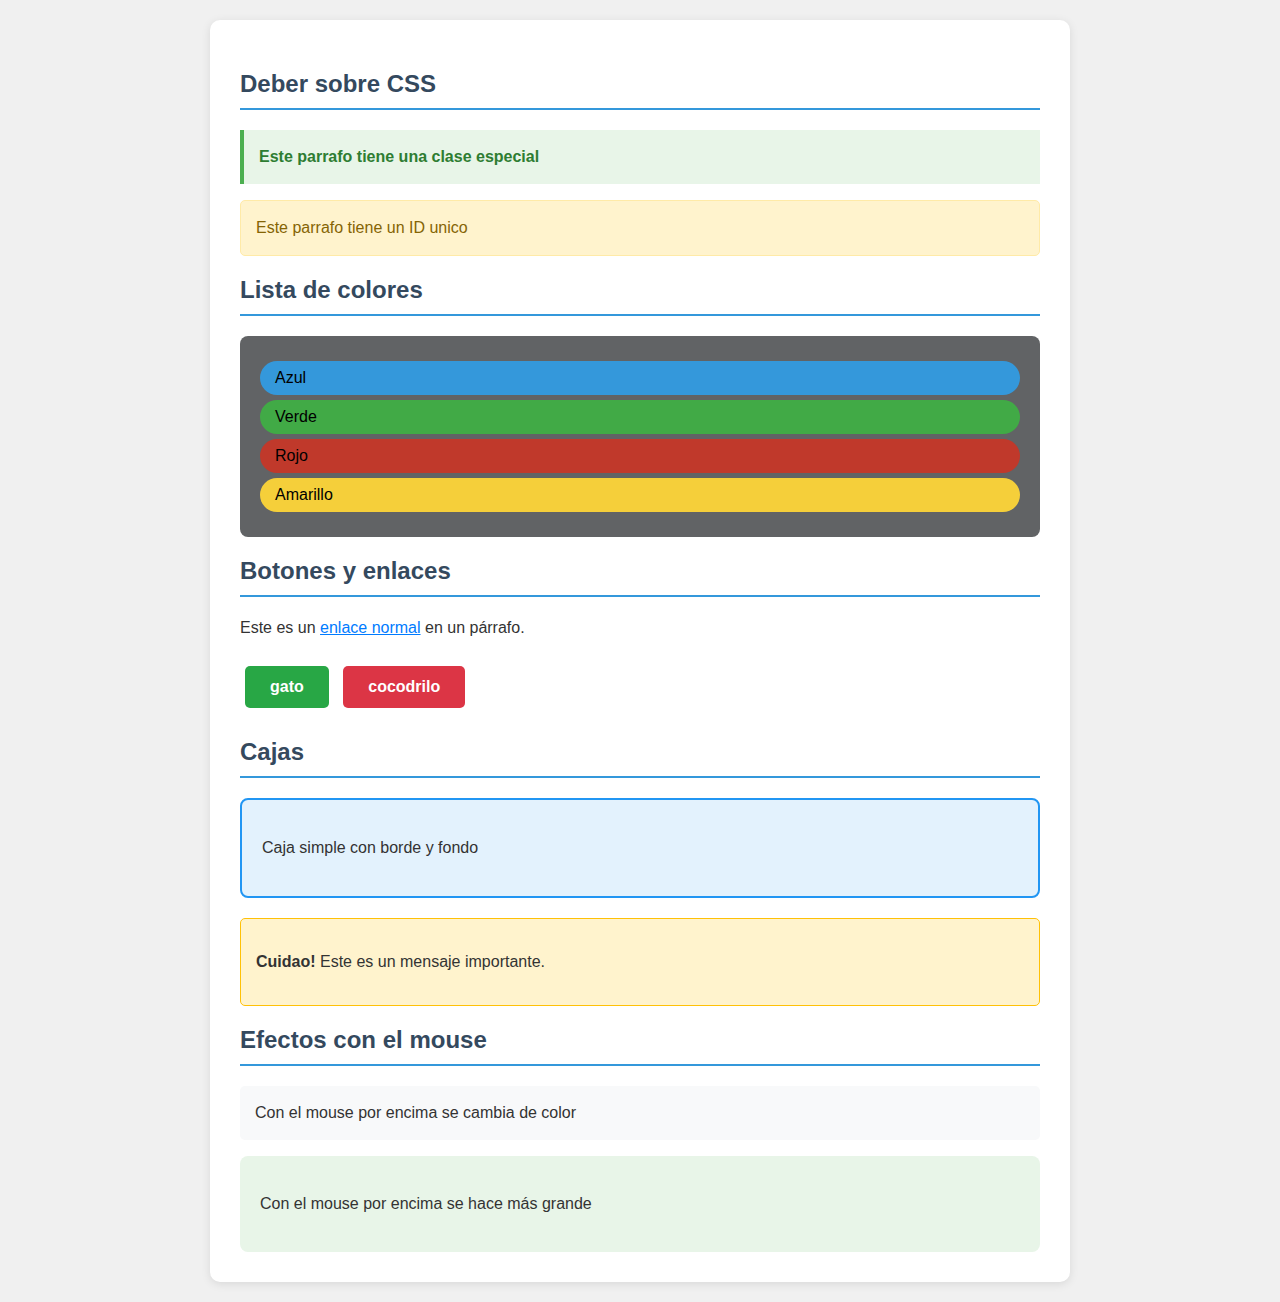
<file: Semana 1/index.html>
<!DOCTYPE html>
<html lang="es">

<head>
    <meta charset="UTF-8">
    <meta name="viewport" content="width=device-width, initial-scale=1.0">
    <title>Página con CSS</title>
    <!-- conecta al archivo CSS -->
    <link rel="stylesheet" href="estilos.css">
</head>

<body>
    <div class="contenedor">
        <!-- SECCIÓN 1: Deber sobre CSS -->
        <section>
            <h2>Deber sobre CSS</h2>
            <!-- Párrafo con clase especial - solo a este le aplicamos estilos diferentes -->
            <p class="texto-especial">Este parrafo tiene una clase especial</p>
            <!-- Párrafo con ID único - solo puede haber uno con este ID en toda la página -->
            <p id="parrafo-unico">Este parrafo tiene un ID unico</p>
        </section>

        <!-- SECCIÓN 2: Listas y colores -->
        <section>
            <h2>Lista de colores</h2>
            <ul class="lista-colores">
                <li id="azul">Azul</li>
                <li id="verde">Verde</li>
                <li id="rojo">Rojo</li>
                <li id="amarillo">Amarillo</li>
            </ul>
        </section>

        <!-- SECCIÓN 3: Botones y enlaces -->
        <section>
            <h2>Botones y enlaces</h2>
            <!-- Enlaces normales -->
            <p>Este es un <a href="https://www.youtube.com/watch?v=dQw4w9WgXcQ">enlace normal</a> en un párrafo.</p>
            <!-- Enlace que parece botón -->
            <a href="https://www.youtube.com/watch?v=bN1shALfJqg" class="boton">gato</a>
            <!-- Otro botón con clase diferente -->
            <a href="https://youtube.com/shorts/fhTGn8yj4B4?si=JGP1tATsI6b4yX6j" class="boton-rojo">cocodrilo</a>
        </section>

        <!-- SECCIÓN 4: Cajas y contenedores -->
        <section>
            <h2>Cajas</h2>
            <!-- Caja simple -->
            <div class="caja">
                <p>Caja simple con borde y fondo</p>
            </div>
            <!-- Texto con clase de advertencia -->
            <div class="advertencia">
                <p><strong>Cuidao!</strong> Este es un mensaje importante.</p>
            </div>
        </section>
        <!-- SECCIÓN 5: Efectos simples -->
        <section>
            <h2>Efectos con el mouse</h2>
            <!-- Texto que cambia cuando pasas el mouse -->
            <p class="cambio-color">Con el mouse por encima se cambia de color</p>
            <!-- Caja que se hace más grande -->
            <div class="caja-hover">
                <p>Con el mouse por encima se hace más grande</p>
            </div>
        </section>
    </div>
</body>

</html>
</file>
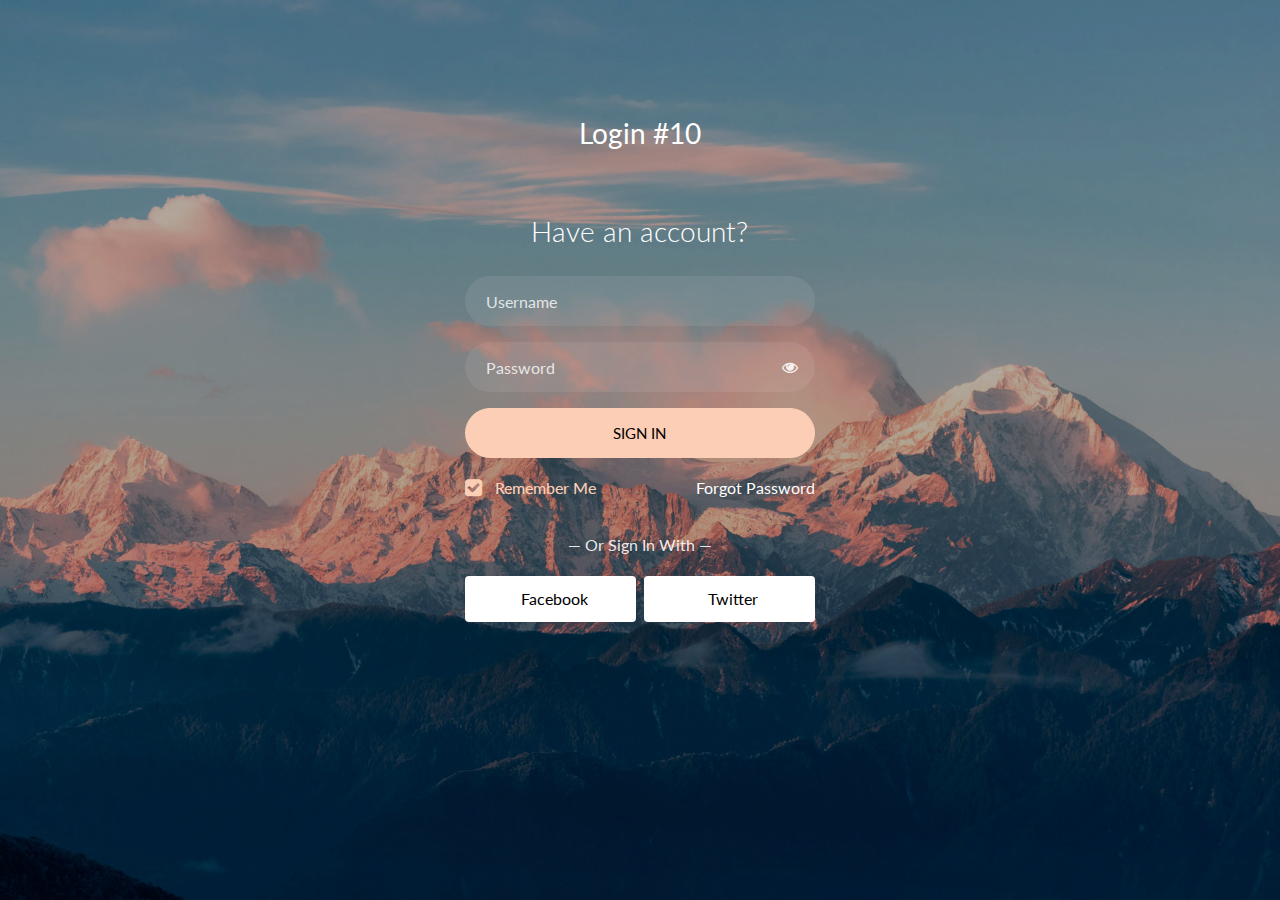
<file: Parcial/login-form-20/login-form-20/index.html>
<!doctype html>
<html lang="en">
  <head>
  	<title>Login 10</title>
    <meta charset="utf-8">
    <meta name="viewport" content="width=device-width, initial-scale=1, shrink-to-fit=no">

	<link href="https://fonts.googleapis.com/css?family=Lato:300,400,700&display=swap" rel="stylesheet">

	<link rel="stylesheet" href="https://stackpath.bootstrapcdn.com/font-awesome/4.7.0/css/font-awesome.min.css">
	
	<link rel="stylesheet" href="css/style.css">

	</head>
	<body class="img js-fullheight" style="background-image: url(images/bg.jpg);">
	<section class="ftco-section">
		<div class="container">
			<div class="row justify-content-center">
				<div class="col-md-6 text-center mb-5">
					<h2 class="heading-section">Login #10</h2>
				</div>
			</div>
			<div class="row justify-content-center">
				<div class="col-md-6 col-lg-4">
					<div class="login-wrap p-0">
		      	<h3 class="mb-4 text-center">Have an account?</h3>
		      	<form action="#" class="signin-form">
		      		<div class="form-group">
		      			<input type="text" class="form-control" placeholder="Username" required>
		      		</div>
	            <div class="form-group">
	              <input id="password-field" type="password" class="form-control" placeholder="Password" required>
	              <span toggle="#password-field" class="fa fa-fw fa-eye field-icon toggle-password"></span>
	            </div>
	            <div class="form-group">
	            	<button type="submit" class="form-control btn btn-primary submit px-3">Sign In</button>
	            </div>
	            <div class="form-group d-md-flex">
	            	<div class="w-50">
		            	<label class="checkbox-wrap checkbox-primary">Remember Me
									  <input type="checkbox" checked>
									  <span class="checkmark"></span>
									</label>
								</div>
								<div class="w-50 text-md-right">
									<a href="#" style="color: #fff">Forgot Password</a>
								</div>
	            </div>
	          </form>
	          <p class="w-100 text-center">&mdash; Or Sign In With &mdash;</p>
	          <div class="social d-flex text-center">
	          	<a href="#" class="px-2 py-2 mr-md-1 rounded"><span class="ion-logo-facebook mr-2"></span> Facebook</a>
	          	<a href="#" class="px-2 py-2 ml-md-1 rounded"><span class="ion-logo-twitter mr-2"></span> Twitter</a>
	          </div>
		      </div>
				</div>
			</div>
		</div>
	</section>

	<script src="js/jquery.min.js"></script>
  <script src="js/popper.js"></script>
  <script src="js/bootstrap.min.js"></script>
  <script src="js/main.js"></script>

	</body>
</html>
</file>
<file: Semana 1/estilos.css>
/* estilos principales */
body {
    font-family: Arial, sans-serif; /* tipo de letra */
    background-color: #f0f0f0; /* color de fondo */
    margin: 0; /* margenes de la pagina */
    padding: 20px; /* espacio interno */
}
p {
    color: #333; /* color del texto */
    font-size: 16px; /* tamaño de la letra */
    line-height: 1.5; /* altura de la linea */
}
h1 {
    color: #2c3e50;
    text-align: center; /* alineacion del texto */
    font-size: 36px;
}
h2 {
    color: #34495e;
    border-bottom: 2px solid #3498db; /* linea debajo del texto */
    padding-bottom: 10px; /* espacio debajo del texto */
}
h3 {
    color: #8e44ad;
    margin-top: 20px; /* margen arriba */
}
/*  selectores de ID */
#parrafo-unico {
    background-color: #fff3cd;
    color: #856404;
    padding: 15px;
    border: 1px solid #ffeaa7; /* borde amarillo */
    border-radius: 5px; /* esquinas redondeadas */
}
/* contenedores */
.contenedor {
    max-width: 800px; /* maximo ancho */
    margin: 0 auto; /* margen alrededor */
    background-color: white;
    padding: 30px;
    border-radius: 10px;
    box-shadow: 0 2px 10px rgba(0, 0, 0, 0.1); /* sombra  */
}
.texto-especial {
    background-color: #e8f5e8;
    color: #2e7d32;
    padding: 15px;
    border-left: 4px solid #4caf50; /* borde izquierdo del texto */
    font-weight: bold; /* texto en negrita */
}
/* lista de colores */
.lista-colores {
    background-color: #616365;
    padding: 20px;
    border-radius: 8px;
}
.lista-colores li {
    padding: 8px 15px;
    margin: 5px 0;
    border-radius: 20px;
    list-style: none; /* sin viñetas */
    color: black;
}
#azul { /* # es para seleccionar un ID */
    background-color: #3498db;
}
#verde {
    background-color: #41aa46;
}
#rojo {
    background-color: #c0392b;
}
#amarillo {
    background-color: #f5cf3a;
}
/* boton normal */
.boton {
    background-color: #28a745;
    color: white;
    padding: 12px 25px;
    text-decoration: none; /* sin subrayado */
    border-radius: 5px;
    display: inline-block; /* se comporta como botón */
    margin: 10px 5px;
    font-weight: bold;
}
/* boton rojo */
.boton-rojo {
    background-color: #dc3545;
    color: white;
    padding: 12px 25px;
    text-decoration: none;
    border-radius: 5px;
    display: inline-block;
    margin: 10px 5px;
    font-weight: bold;
}
/* caja simple */
.caja {
    background-color: #e3f2fd;
    border: 2px solid #2196f3;
    padding: 20px;
    margin: 15px 0;
    border-radius: 8px;
}
/* mensaje de advertencia */
.advertencia {
    background-color: #fff3cd;
    border: 1px solid #ffc107;
    color: #856404;
    padding: 15px;
    border-radius: 5px;
    margin: 20px 0;
}
/* efectos con el mouse (hover) :hover se activa cuando pasas el mouse por encima */
/* cuando paso el mouse por el botón normal */
.boton:hover {
    background-color: #218838;
    transform: scale(1.05); /* se hace un poquito más grande */
}
/* cuando paso el mouse por el botón rojo */
.boton-rojo:hover {
    background-color: #c82333;
    transform: scale(1.05); /* se hace un poquito más grande */
}
/* texto que cambia de color */
.cambio-color {
    background-color: #f8f9fa;
    padding: 15px;
    border-radius: 5px;
    cursor: pointer; /* manito del puntero cuando paso el mouse */
}
/* cuando paso el mouse por el texto */
.cambio-color:hover {
    background-color: #ff6b6b;
    color: white;
}
/* caja que se agranda */
.caja-hover {
    background-color: #e8f5e8;
    padding: 20px;
    border-radius: 8px;
    transition: all 0.3s ease; /* animación suave */
    cursor: pointer;
}
.caja-hover:hover { /* cuando paso el mouse por la caja */
    transform: scale(1.1); /* se hace más grande */
    background-color: #c8e6c9;
}
.tabla-bonita th { /* solo los encabezados de la tabla */
    background-color: #007bff;
    color: white;
    font-weight: bold;
}
a { /* todos los enlaces normales */
    color: #007bff;
    text-decoration: underline; /* subrayado */
}
a:hover { /* cuando paso el mouse por un enlace */
    color: #0056b3;
}
</file>
